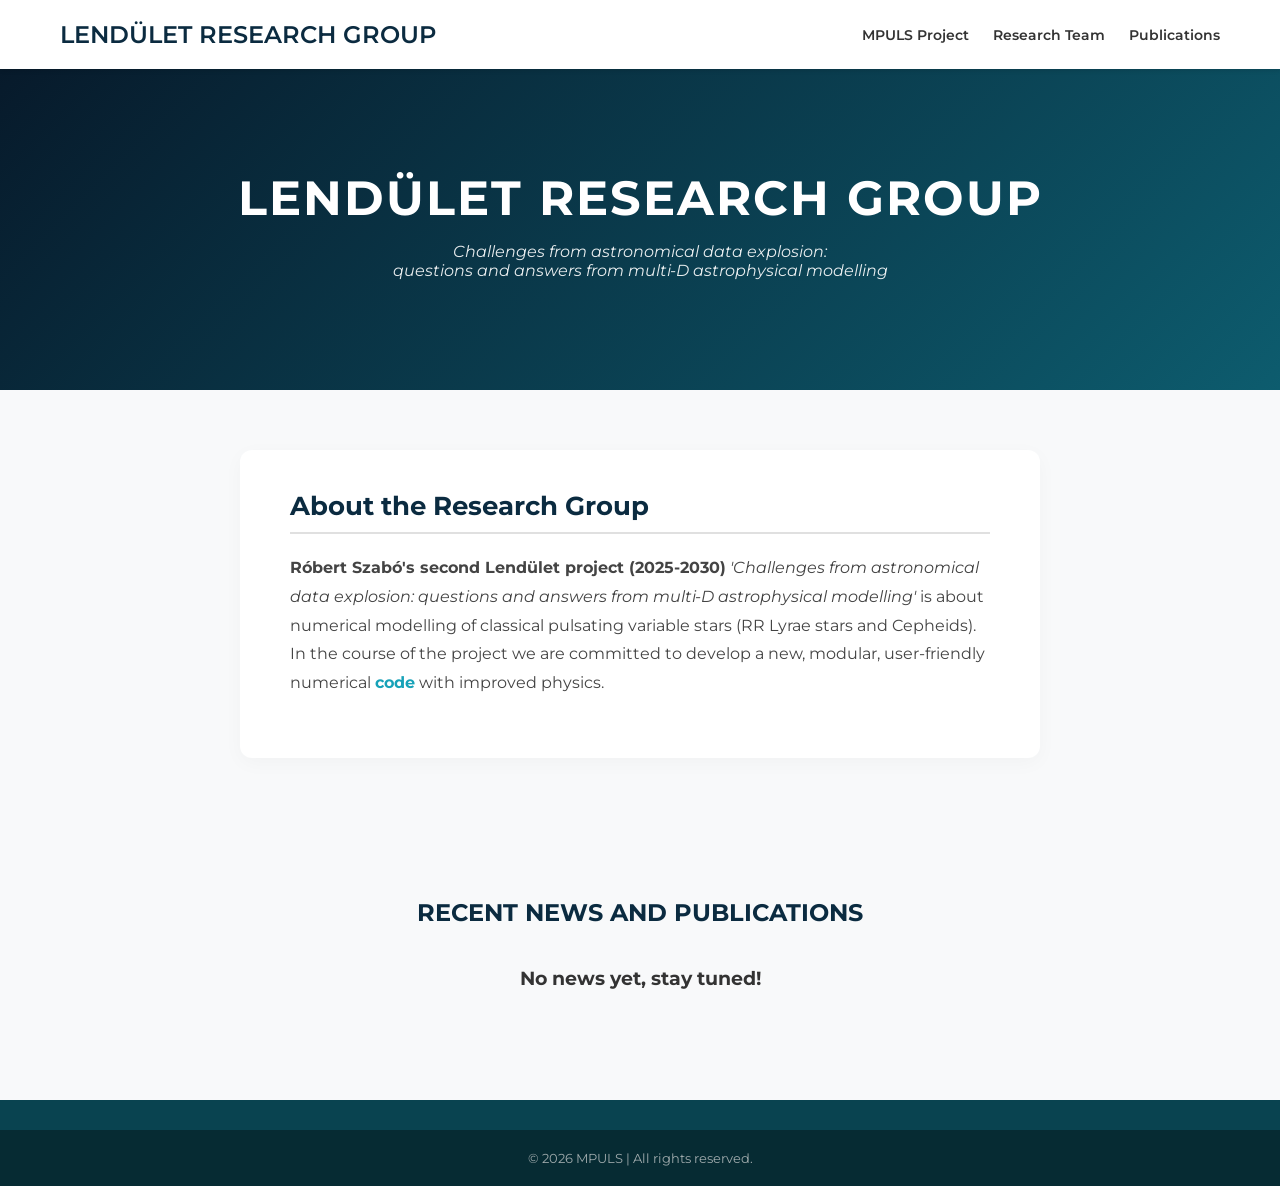
<file: index.html>
<!DOCTYPE html>
<html lang="hu">
<head>
    <meta charset="UTF-8">
    <meta name="viewport" content="width=device-width, initial-scale=1.0">
    <title>LENDÜLET RESEARCH GROUP</title>
    <link href="https://fonts.googleapis.com/css2?family=Montserrat:wght@400;600;800&display=swap" rel="stylesheet">
    <link rel="stylesheet" href="https://cdnjs.cloudflare.com/ajax/libs/font-awesome/6.4.0/css/all.min.css">
    <link rel="stylesheet" href="style.css">
    <link rel="icon" type="image/gif" href=""/>
</head>
<body>

    <nav>
        <div class="container">
            <div class="logo">
            <a href="index.html" style="text-decoration: none; color: inherit; display: flex; align-items: center; gap: 10px;">
                LENDÜLET RESEARCH GROUP
            </a>
            </div>
            <div class="menu">
                <a href="mpuls.html">MPULS Project</a>
                <a href="team.html">Research Team</a>
                <a href="publications.html">Publications</a>
                
            </div>
        </div>
    </nav>

    <header class="hero">
        <div class="container">
            <h1>LENDÜLET RESEARCH GROUP</h1>
            <p><i>Challenges from astronomical data explosion: <br> questions and answers from multi-D astrophysical modelling</i></p>
        </div>
    </header>

    <div class="container">
        <section class="about-section" style="padding: 60px 0;">
            <div class="about-content" style="max-width: 800px; margin: 0 auto; text-align: left;">
                <h2>About the Research Group</h2>
                <p><strong>Róbert Szabó's second Lendület project (2025-2030)</strong> <i> 'Challenges from astronomical data explosion: questions and answers from multi-D astrophysical modelling' </i> is about numerical modelling of classical pulsating variable stars (RR Lyrae stars and Cepheids). In the course of the project we are committed to develop a new, modular, user-friendly numerical <strong><a href="mpuls.html" style="color: #17a2b8; text-decoration:none;">code</a></strong> with improved physics.</p>
            </div>
        </section>
    </div>

    <div class="container">
        <section class="news-section">
            <h2>RECENT NEWS AND PUBLICATIONS</h2>
            <div class="news-grid">
                
                <!---<a href="publications.html" class="news-item">
                    <div class="news-date">
                        <span class="month">MAR</span>
                        <span class="day">11</span>
                    </div>
                    <div class="news-content">
                        <div class="news-category">PUBLICATION</div>
                        <h4>Title</h4>
                        <p>...</p>
                        <span class="read-more">Read more <i class="fa-solid fa-arrow-right"></i></span>
                    </div>
                </a>

                <a href="publications.html" class="news-item">
                    <div class="news-date">
                        <span class="month">FEB</span>
                        <span class="day">24</span>
                    </div>
                    <div class="news-content">
                        <div class="news-category">UPDATE</div>
                        <h4>Title</h4>
                        <p>...</p>
                        <span class="read-more">Read more <i class="fa-solid fa-arrow-right"></i></span>
                    </div>
                </a>

                <a href="team.html" class="news-item">
                    <div class="news-date">
                        <span class="month">JAN</span>
                        <span class="day">15</span>
                    </div>
                    <div class="news-content">
                        <div class="news-category">TEAM</div>
                        <h4>Title</h4>
                        <p>...</p>
                        <span class="read-more">Read more <i class="fa-solid fa-arrow-right"></i></span>
                    </div>
                </a>--->
                <h3>No news yet, stay tuned!</h3>

            </div>
        </section>
    </div>
    
    <footer class="site-footer">
        <div class="footer-bottom">
            <div class="container">
                <p>&copy; 2026 MPULS | All rights reserved.</p>
            </div>
        </div>
    </footer>

</body>
</html>
</file>
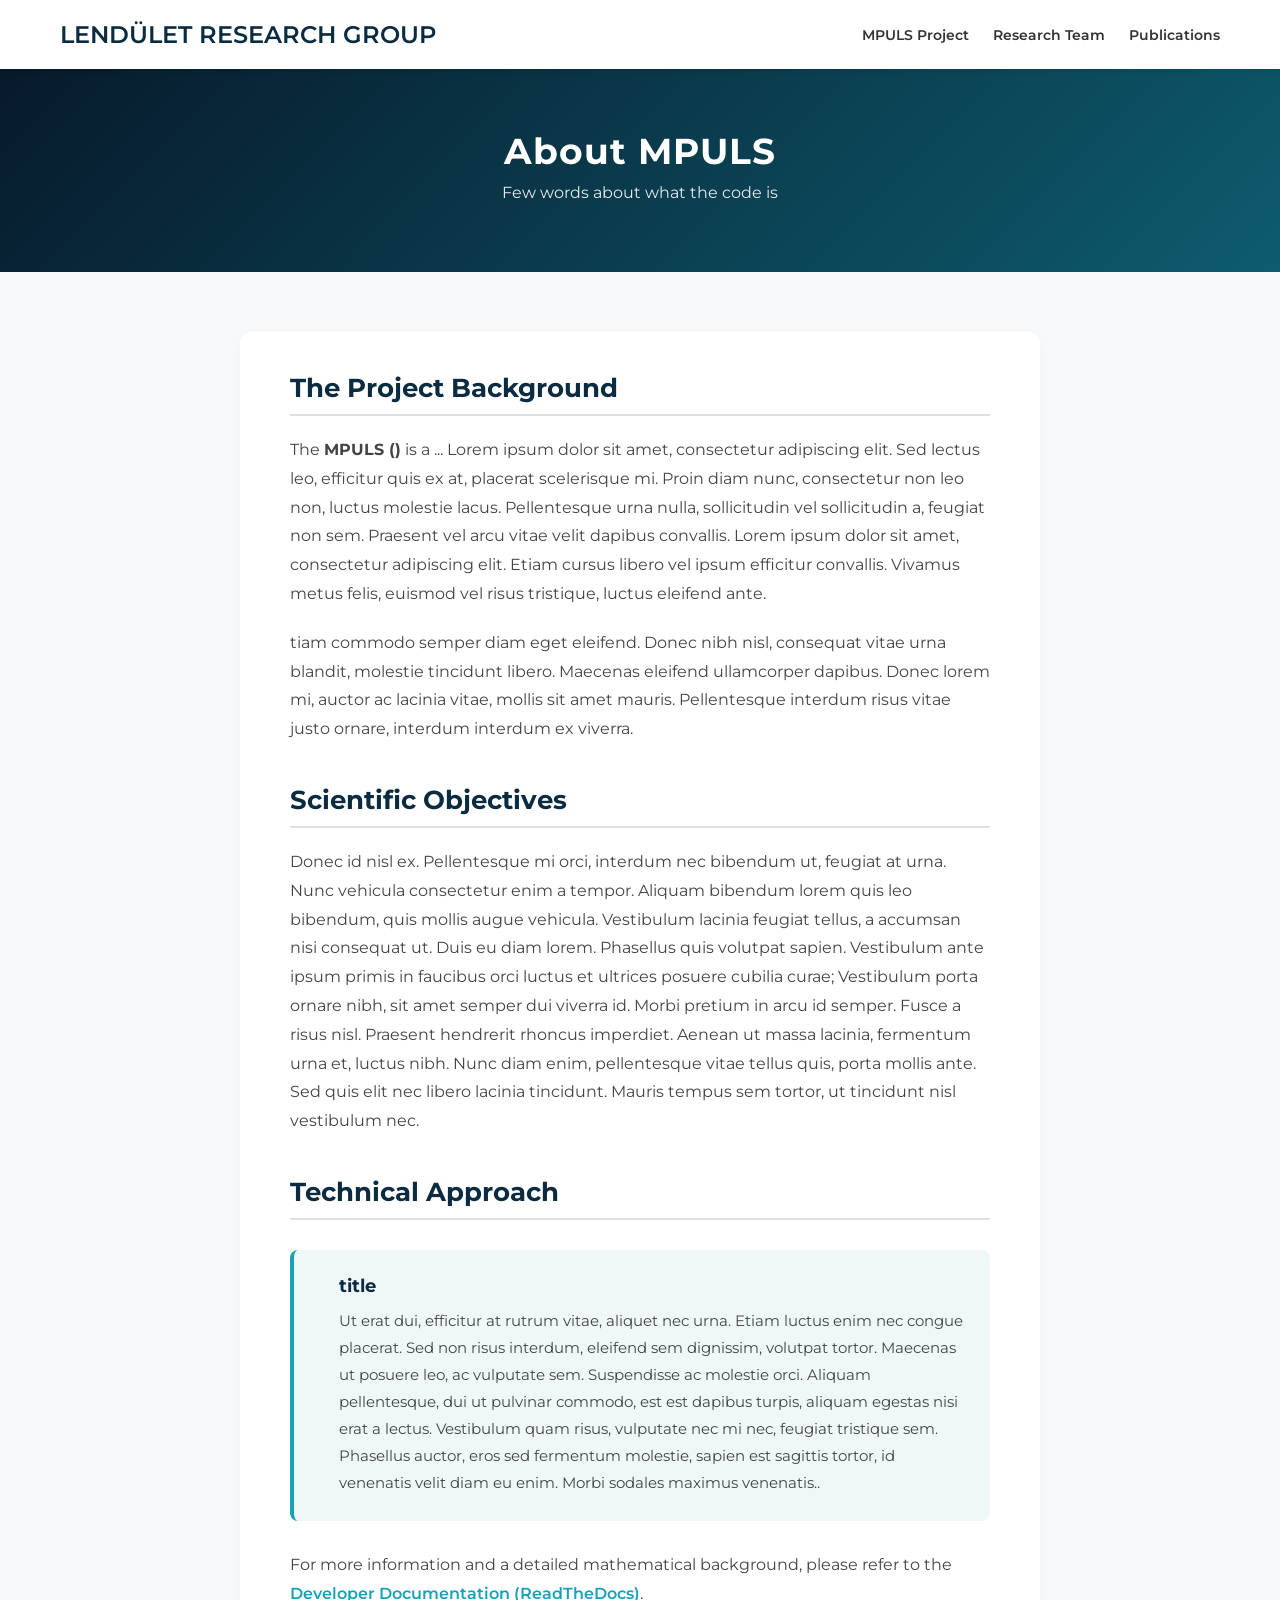
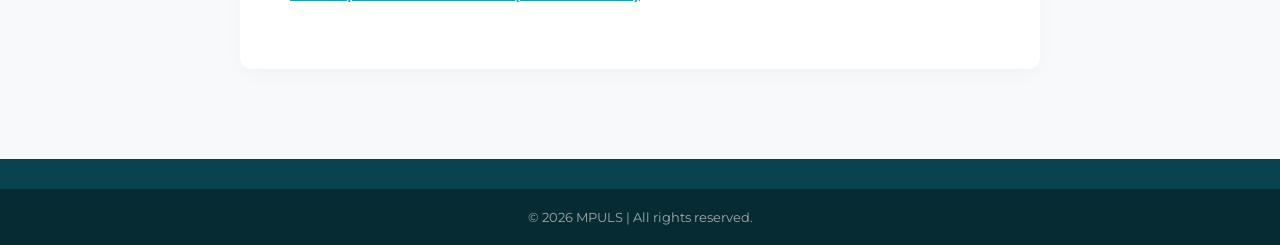
<file: about.html>
<!DOCTYPE html>
<html lang="hu">
<head>
    <meta charset="UTF-8">
    <meta name="viewport" content="width=device-width, initial-scale=1.0">
    <title>About | MPULS </title>
    <link href="https://fonts.googleapis.com/css2?family=Montserrat:wght@400;600;800&display=swap" rel="stylesheet">
    <link rel="stylesheet" href="https://cdnjs.cloudflare.com/ajax/libs/font-awesome/6.4.0/css/all.min.css">
    <link rel="stylesheet" href="style.css">
</head>
<body>

    <nav>
        <div class="container">
            <div class="logo">
            <a href="index.html" style="text-decoration: none; color: inherit; display: flex; align-items: center; gap: 10px;">
                LENDÜLET RESEARCH GROUP
            </a>
            </div>
            <div class="menu">
                <a href="mpuls.html">MPULS Project</a>
                <a href="team.html">Research Team</a>
                <a href="publications.html">Publications</a>
                
            </div>
        </div>
    </nav>

    <header class="page-header">
        <div class="container">
            <h1>About MPULS</h1>
            <p>Few words about what the code is</p>
        </div>
    </header>

    <section class="about-section container">
        
        <div class="about-content">
            <h2>The Project Background</h2>
            <p>The <strong>MPULS ()</strong> is a ... Lorem ipsum dolor sit amet, consectetur adipiscing elit. Sed lectus leo, efficitur quis ex at, placerat scelerisque mi. Proin diam nunc, consectetur non leo non, luctus molestie lacus. Pellentesque urna nulla, sollicitudin vel sollicitudin a, feugiat non sem. Praesent vel arcu vitae velit dapibus convallis. Lorem ipsum dolor sit amet, consectetur adipiscing elit. Etiam cursus libero vel ipsum efficitur convallis. Vivamus metus felis, euismod vel risus tristique, luctus eleifend ante. </p>

            <p>tiam commodo semper diam eget eleifend. Donec nibh nisl, consequat vitae urna blandit, molestie tincidunt libero. Maecenas eleifend ullamcorper dapibus. Donec lorem mi, auctor ac lacinia vitae, mollis sit amet mauris. Pellentesque interdum risus vitae justo ornare, interdum interdum ex viverra. </p>
            <h2>Scientific Objectives</h2>
            <p>Donec id nisl ex. Pellentesque mi orci, interdum nec bibendum ut, feugiat at urna. Nunc vehicula consectetur enim a tempor. Aliquam bibendum lorem quis leo bibendum, quis mollis augue vehicula. Vestibulum lacinia feugiat tellus, a accumsan nisi consequat ut. Duis eu diam lorem. Phasellus quis volutpat sapien. Vestibulum ante ipsum primis in faucibus orci luctus et ultrices posuere cubilia curae; Vestibulum porta ornare nibh, sit amet semper dui viverra id. Morbi pretium in arcu id semper. Fusce a risus nisl. Praesent hendrerit rhoncus imperdiet. Aenean ut massa lacinia, fermentum urna et, luctus nibh. Nunc diam enim, pellentesque vitae tellus quis, porta mollis ante. Sed quis elit nec libero lacinia tincidunt. Mauris tempus sem tortor, ut tincidunt nisl vestibulum nec.</p>

            <h2>Technical Approach</h2>
            <div class="tech-box">
                <i class="fa-brands tech-icon"></i>
                <div>
                    <h4>title</h4>
                    <p>Ut erat dui, efficitur at rutrum vitae, aliquet nec urna. Etiam luctus enim nec congue placerat. Sed non risus interdum, eleifend sem dignissim, volutpat tortor. Maecenas ut posuere leo, ac vulputate sem. Suspendisse ac molestie orci. Aliquam pellentesque, dui ut pulvinar commodo, est est dapibus turpis, aliquam egestas nisi erat a lectus. Vestibulum quam risus, vulputate nec mi nec, feugiat tristique sem. Phasellus auctor, eros sed fermentum molestie, sapien est sagittis tortor, id venenatis velit diam eu enim. Morbi sodales maximus venenatis..</p>
                </div>
            </div>

            <p>For more information and a detailed mathematical background, please refer to the <a href="#" style="color: #17a2b8; font-weight: 600;">Developer Documentation (ReadTheDocs)</a>.</p>
        </div>

    </section>

    <footer class="site-footer">
        <div class="footer-bottom">
            <div class="container">
                <p>&copy; 2026 MPULS | All rights reserved.</p>
            </div>
        </div>
    </footer>

</body>
</html>
</file>
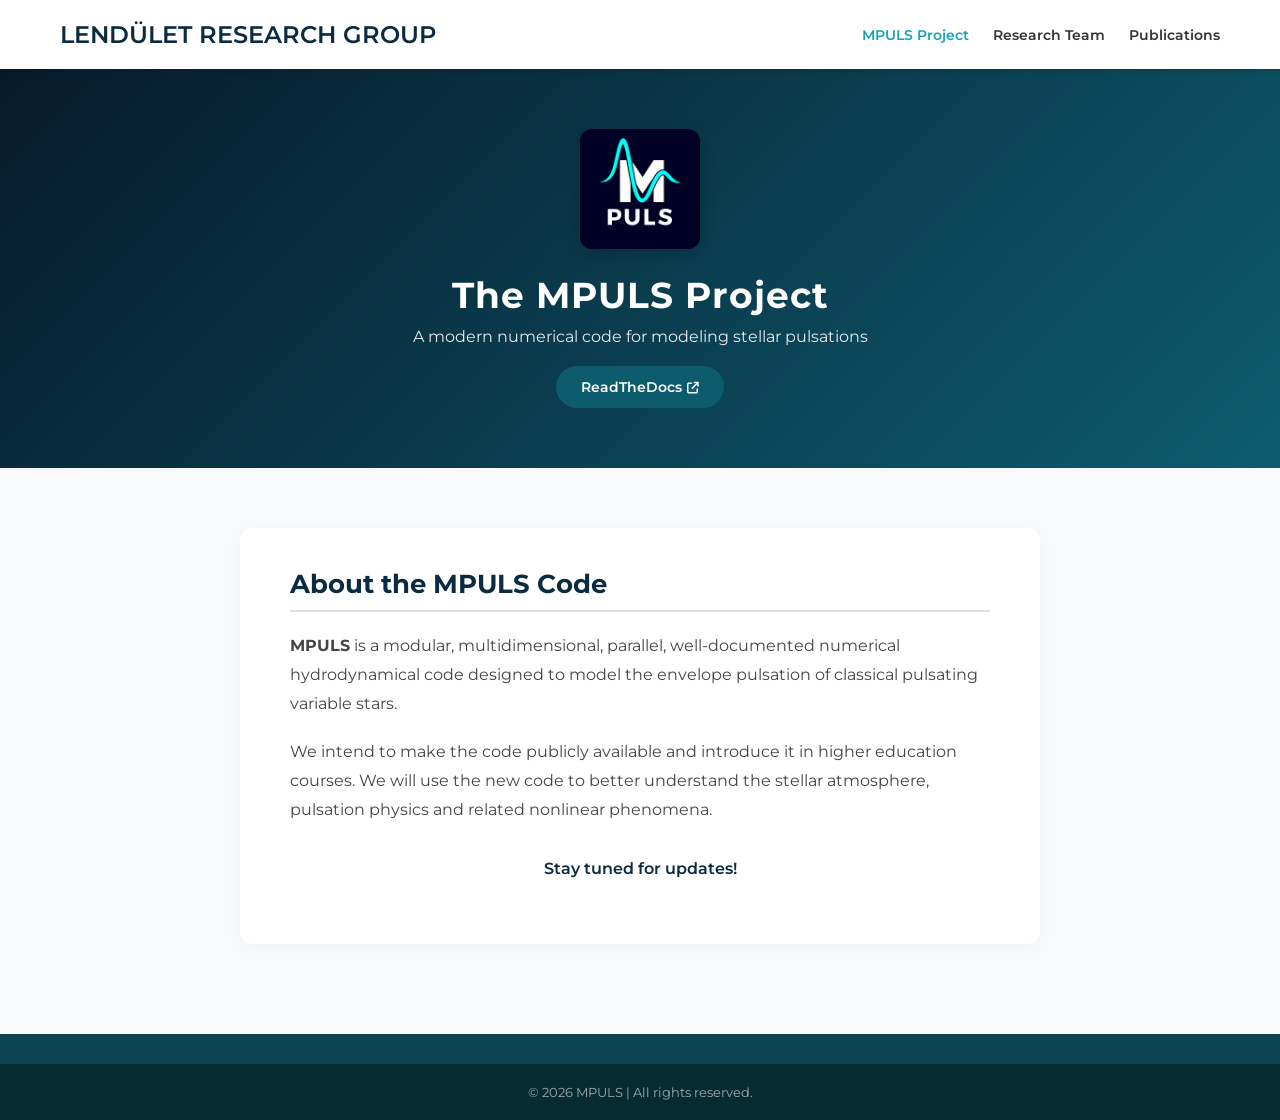
<file: mpuls.html>
<!DOCTYPE html>
<html lang="hu">
<head>
    <meta charset="UTF-8">
    <meta name="viewport" content="width=device-width, initial-scale=1.0">
    <title>MPULS | Lendület</title>
    <link href="https://fonts.googleapis.com/css2?family=Montserrat:wght@400;600;800&display=swap" rel="stylesheet">
    <link rel="stylesheet" href="https://cdnjs.cloudflare.com/ajax/libs/font-awesome/6.4.0/css/all.min.css">
    <link rel="stylesheet" href="style.css">
    <link rel="icon" type="image/gif" href=""/>
</head>
<body>

    <nav>
        <div class="container">
            <div class="logo">
            <a href="/" style="text-decoration: none; color: inherit; display: flex; align-items: center; gap: 10px;">
                
                LENDÜLET RESEARCH GROUP
            </a>
            </div>
            <div class="menu">
                <a href="mpuls" style="color: #17a2b8;">MPULS Project</a>
                <a href="team">Research Team</a>
                <a href="publications">Publications</a>
                
            </div>
        </div>
    </nav>
    <header class="page-header">
        <div class="container">
            <img src="images/logo-mpuls.png" alt="MPULS Logo" style="width: 120px; height: auto; margin-bottom: 20px; border-radius: 12px; box-shadow: 0 4px 15px rgba(0,0,0,0.2);">
            
            <h1>The MPULS Project</h1>
            <p>A modern numerical code for modeling stellar pulsations</p>

            <div style="margin-top: 20px;">
                <a href="#" class="btn btn-secondary">ReadTheDocs<i class="fa-solid fa-arrow-up-right-from-square" style="font-size: 12px; margin-left:5px;"></i></a>
            </div>
        </div>
    </header>

    <section class="about-section container" style="padding: 60px 0;">
        <div class="about-content">
            <h2>About the MPULS Code</h2>
            <p><strong>MPULS</strong> is a modular, multidimensional, parallel, well-documented numerical hydrodynamical code designed to model the envelope pulsation of classical pulsating variable stars.</p>
            
            <p>We intend to make the code publicly available and introduce it in higher education courses. We will use the new code to better understand the stellar atmosphere, pulsation physics and related nonlinear phenomena.</p>
            
            <p style="color: #0B2B40; font-weight: 600; text-align: center; margin-top: 30px;">Stay tuned for updates!</p>
        </div>
    </section>

    <footer class="site-footer">
        <div class="footer-bottom">
            <div class="container">
                <p>&copy; 2026 MPULS | All rights reserved.</p>
            </div>
        </div>
    </footer>

</body>
</html>
</file>
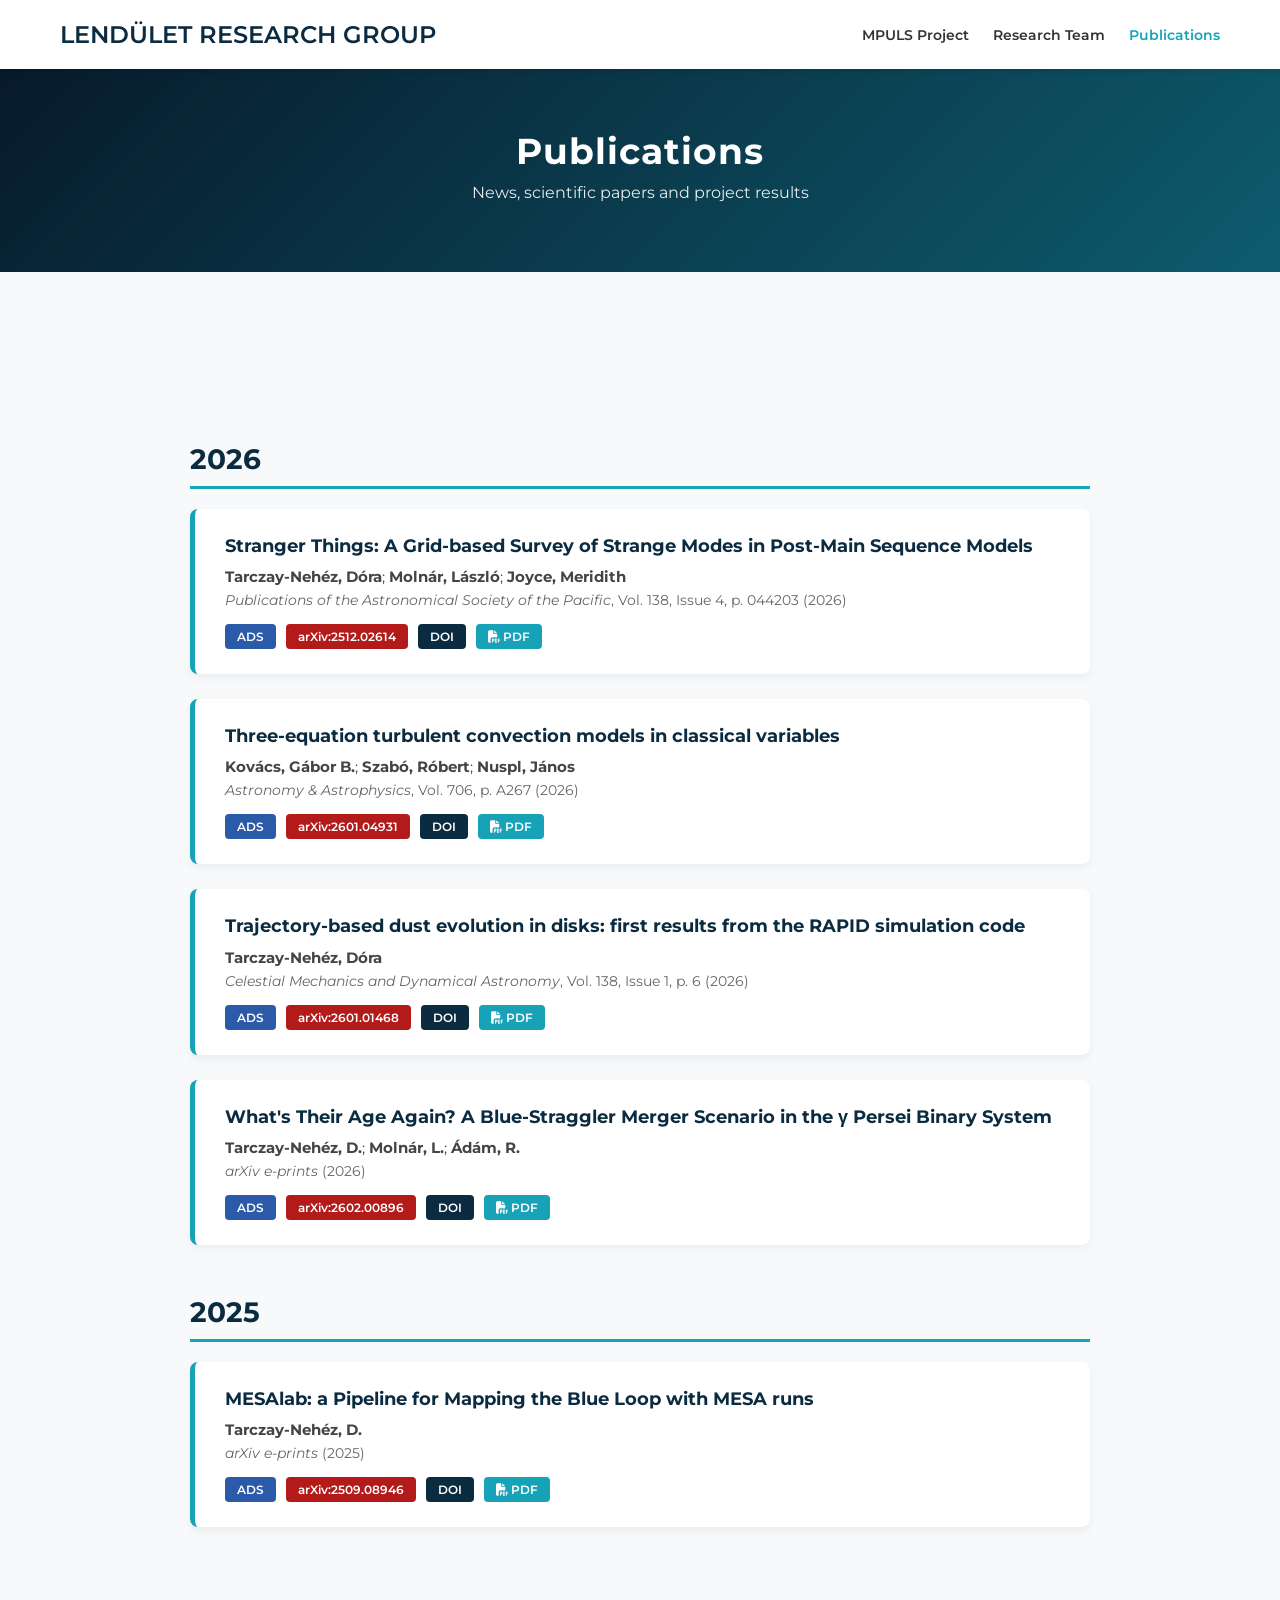
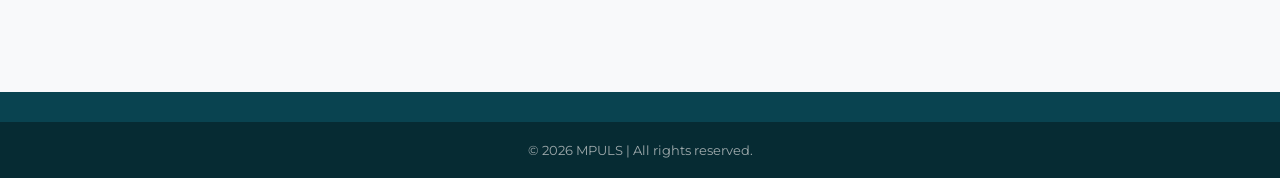
<file: publications.html>
<!DOCTYPE html>
<html lang="hu">
<head>
    <meta charset="UTF-8">
    <meta name="viewport" content="width=device-width, initial-scale=1.0">
    <title>Publications | Lendület</title>
    <link href="https://fonts.googleapis.com/css2?family=Montserrat:wght@400;600;800&display=swap" rel="stylesheet">
    <link rel="stylesheet" href="https://cdnjs.cloudflare.com/ajax/libs/font-awesome/6.4.0/css/all.min.css">
    <link rel="stylesheet" href="style.css">
</head>
<body>

    <nav>
        <div class="container">
            <div class="logo">
            <a href="/" style="text-decoration: none; color: inherit; display: flex; align-items: center; gap: 10px;">
                LENDÜLET RESEARCH GROUP
            </a>
            </div>
            <div class="menu">
                <a href="mpuls">MPULS Project</a>
                <a href="team">Research Team</a>
                <a href="publications" style="color: #17a2b8;">Publications</a>
            </div>
        </div>
    </nav>

    <header class="page-header">
        <div class="container">
            <h1>Publications</h1>
            <p>News, scientific papers and project results</p>
        </div>
    </header>
    
    <section class="publications-section container" style="margin-top: 60px; margin-bottom: 80px;">
        
        <h2 class="pub-year-header">2026</h2>
        
        <div class="pub-card">
            <h3 class="pub-title">Stranger Things: A Grid-based Survey of Strange Modes in Post-Main Sequence Models</h3>
            <p class="pub-authors"><strong>Tarczay-Nehéz, Dóra</strong>; <strong>Molnár, László</strong>; <strong>Joyce, Meridith</strong></p>
            <p class="pub-journal"><em>Publications of the Astronomical Society of the Pacific</em>, Vol. 138, Issue 4, p. 044203 (2026)</p>
            <div class="pub-links">
                <a href="https://ui.adsabs.harvard.edu/abs/2026PASP..138d4203T" target="_blank" class="pub-badge ads">ADS</a>
                <a href="https://arxiv.org/abs/2512.02614" target="_blank" class="pub-badge arxiv">arXiv:2512.02614</a>
                <a href="https://doi.org/10.1088/1538-3873/ae50b9" target="_blank" class="pub-badge doi">DOI</a>
                <a href="https://arxiv.org/pdf/2512.02614.pdf" target="_blank" class="pub-badge pdf"><i class="fa-solid fa-file-pdf"></i> PDF</a>
            </div>
        </div>

        <div class="pub-card">
            <h3 class="pub-title">Three-equation turbulent convection models in classical variables</h3>
            <p class="pub-authors"><strong>Kovács, Gábor B.</strong>; <strong>Szabó, Róbert</strong>; <strong>Nuspl, János</strong></p>
            <p class="pub-journal"><em>Astronomy & Astrophysics</em>, Vol. 706, p. A267 (2026)</p>
            <div class="pub-links">
                <a href="https://ui.adsabs.harvard.edu/abs/2026A&A...706A.267K" target="_blank" class="pub-badge ads">ADS</a>
                <a href="https://arxiv.org/abs/2601.04931" target="_blank" class="pub-badge arxiv">arXiv:2601.04931</a>
                <a href="https://doi.org/10.1051/0004-6361/202557008" target="_blank" class="pub-badge doi">DOI</a>
                <a href="https://arxiv.org/pdf/2601.04931.pdf" target="_blank" class="pub-badge pdf"><i class="fa-solid fa-file-pdf"></i> PDF</a>
            </div>
        </div>

        <div class="pub-card">
            <h3 class="pub-title">Trajectory-based dust evolution in disks: first results from the RAPID simulation code</h3>
            <p class="pub-authors"><strong>Tarczay-Nehéz, Dóra</strong></p>
            <p class="pub-journal"><em>Celestial Mechanics and Dynamical Astronomy</em>, Vol. 138, Issue 1, p. 6 (2026)</p>
            <div class="pub-links">
                <a href="https://ui.adsabs.harvard.edu/abs/2026CeMDA.138....6T" target="_blank" class="pub-badge ads">ADS</a>
                <a href="https://arxiv.org/abs/2601.01468" target="_blank" class="pub-badge arxiv">arXiv:2601.01468</a>
                <a href="https://doi.org/10.1007/s10569-026-10278-2" target="_blank" class="pub-badge doi">DOI</a>
                <a href="https://arxiv.org/pdf/2601.01468.pdf" target="_blank" class="pub-badge pdf"><i class="fa-solid fa-file-pdf"></i> PDF</a>
            </div>
        </div>

        <div class="pub-card">
            <h3 class="pub-title">What's Their Age Again? A Blue-Straggler Merger Scenario in the &gamma; Persei Binary System</h3>
            <p class="pub-authors"><strong>Tarczay-Nehéz, D.</strong>; <strong>Molnár, L.</strong>; <strong>Ádám, R.</strong></p>
            <p class="pub-journal"><em>arXiv e-prints</em> (2026)</p>
            <div class="pub-links">
                <a href="https://ui.adsabs.harvard.edu/abs/2026arXiv260200896T" target="_blank" class="pub-badge ads">ADS</a>
                <a href="https://arxiv.org/abs/2602.00896" target="_blank" class="pub-badge arxiv">arXiv:2602.00896</a>
                <a href="https://doi.org/10.48550/arXiv.2602.00896" target="_blank" class="pub-badge doi">DOI</a>
                <a href="https://arxiv.org/pdf/2602.00896.pdf" target="_blank" class="pub-badge pdf"><i class="fa-solid fa-file-pdf"></i> PDF</a>
            </div>
        </div>

        <h2 class="pub-year-header">2025</h2>

        <div class="pub-card">
            <h3 class="pub-title">MESAlab: a Pipeline for Mapping the Blue Loop with MESA runs</h3>
            <p class="pub-authors"><strong>Tarczay-Nehéz, D.</strong></p>
            <p class="pub-journal"><em>arXiv e-prints</em> (2025)</p>
            <div class="pub-links">
                <a href="https://ui.adsabs.harvard.edu/abs/2025arXiv250908946T" target="_blank" class="pub-badge ads">ADS</a>
                <a href="https://arxiv.org/abs/2509.08946" target="_blank" class="pub-badge arxiv">arXiv:2509.08946</a>
                <a href="https://doi.org/10.48550/arXiv.2509.08946" target="_blank" class="pub-badge doi">DOI</a>
                <a href="https://arxiv.org/pdf/2509.08946.pdf" target="_blank" class="pub-badge pdf"><i class="fa-solid fa-file-pdf"></i> PDF</a>
            </div>
        </div>

    </section>
   
    <footer class="site-footer">
        <div class="footer-bottom">
            <div class="container">
                <p>&copy; 2026 MPULS | All rights reserved.</p>
            </div>
        </div>
    </footer>

</body>
</html>
</file>
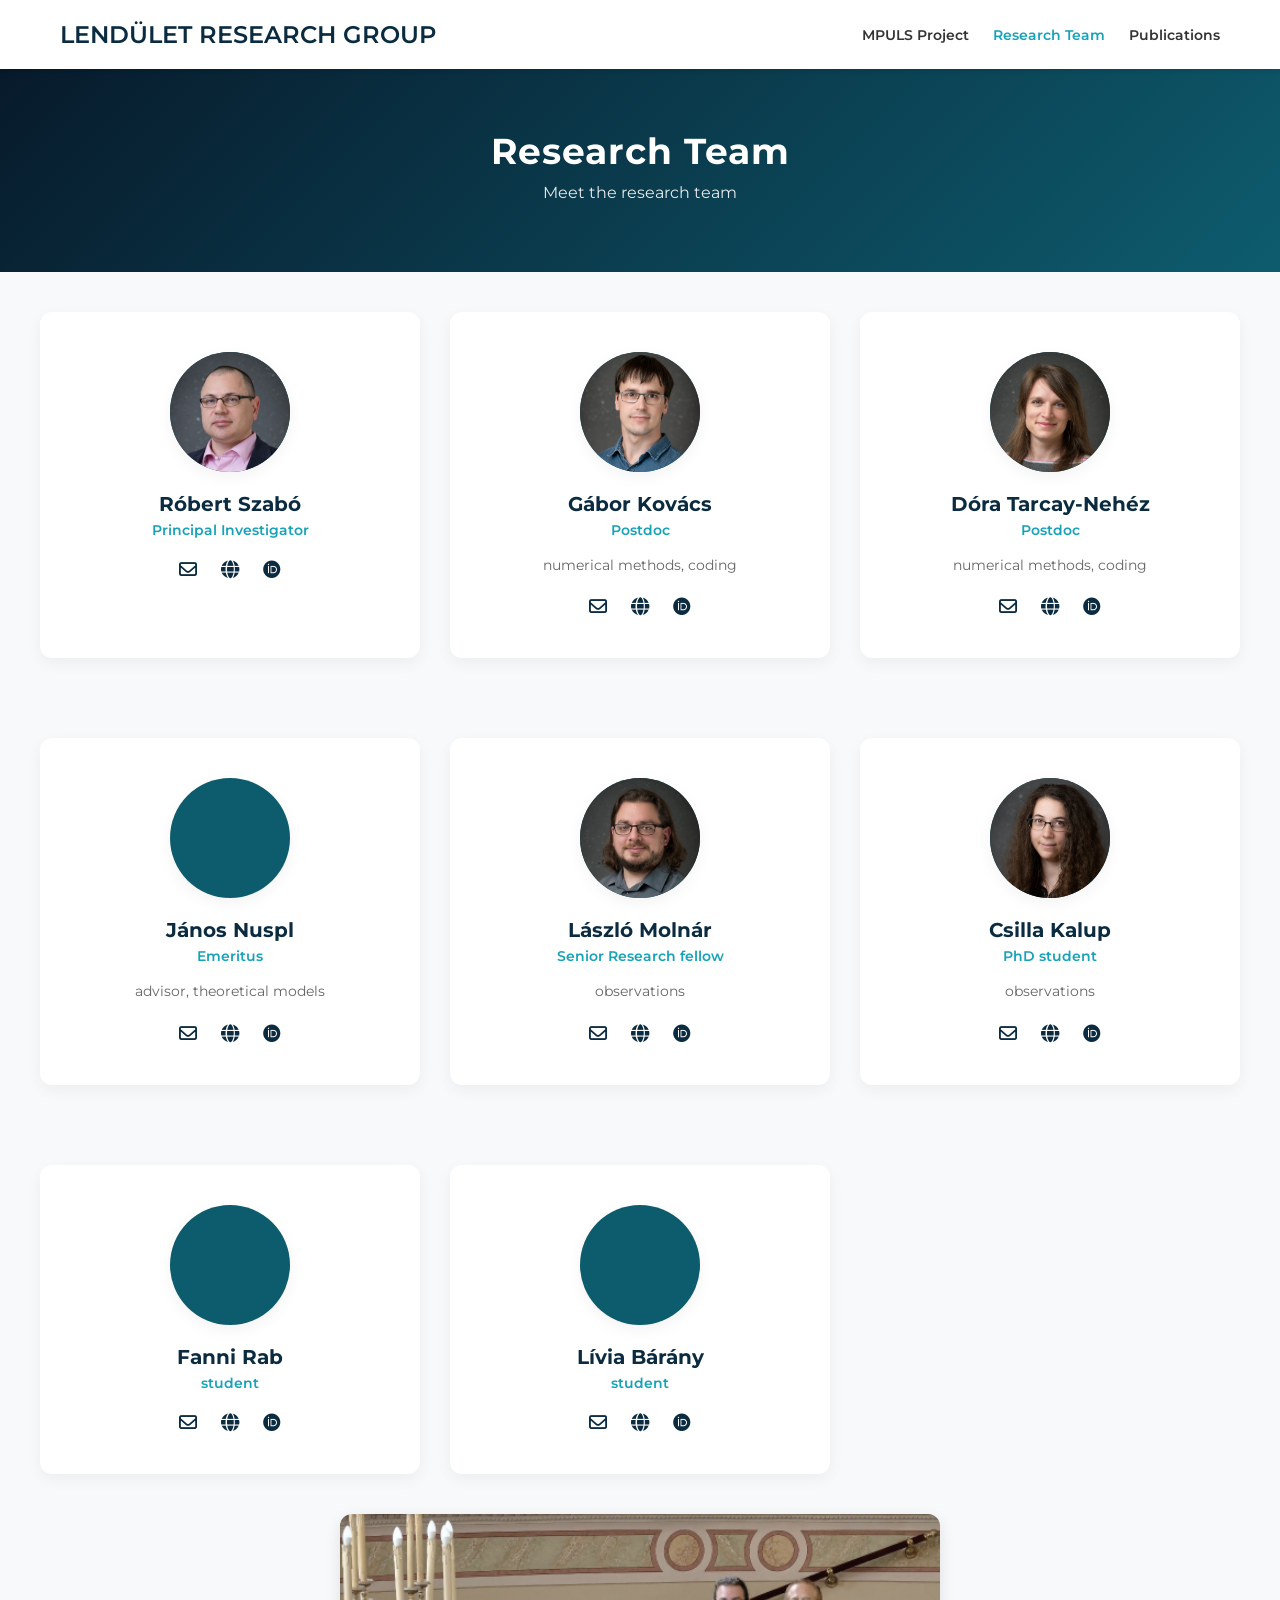
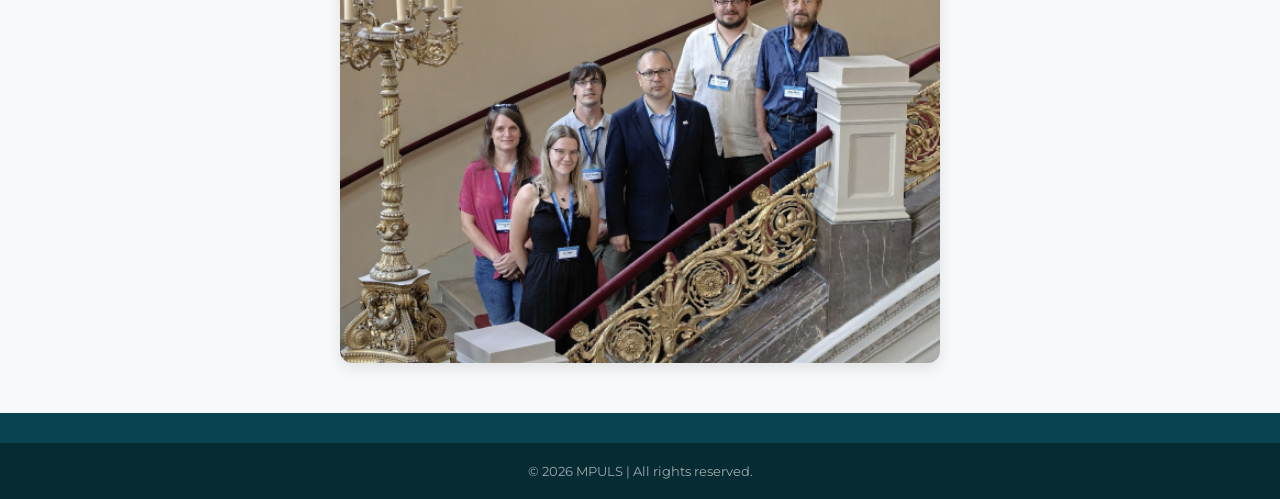
<file: team.html>
<!DOCTYPE html>
<html lang="hu">
<head>
    <meta charset="UTF-8">
    <meta name="viewport" content="width=device-width, initial-scale=1.0">
    <title>Research Team | Lendület</title>
    <link href="https://fonts.googleapis.com/css2?family=Montserrat:wght@400;600;800&display=swap" rel="stylesheet">
    <link rel="stylesheet" href="https://cdnjs.cloudflare.com/ajax/libs/font-awesome/6.4.0/css/all.min.css">
    <link rel="stylesheet" href="style.css">
</head>
<body>

   <nav>
        <div class="container">
            <div class="logo">
            <a href="/" style="text-decoration: none; color: inherit; display: flex; align-items: center; gap: 10px;">
                LENDÜLET RESEARCH GROUP
            </a>
            </div>
            <div class="menu">
                <a href="mpuls">MPULS Project</a>
                <a href="team" style="color: #17a2b8;">Research Team</a>
                <a href="publications">Publications</a>
                
            </div>
        </div>
    </nav>

    <header class="page-header">
        <div class="container">
            <h1>Research Team</h1>
            <p>Meet the research team</p>
        </div>
    </header>

    <section class="team-section container">

         <div class="team-grid">
            
            <div class="team-card">
                <div class="team-img-container">
                    <img src="images/pi-szaborobert.webp" alt="Róbert Szabó" class="team-img">
                </div>
                <h3>Róbert Szabó</h3>
                <div class="role">Principal Investigator</div>
                <p></p>
                <div class="team-social">
                    <a href="#"><i class="fa-regular fa-envelope"></i></a>
                    <a href="#"><i class="fa-solid fa-globe"></i></a>
                    <a href="#"><i class="fa-brands fa-orcid"></i></a>
                </div>
            </div>

            <div class="team-card">
                <div class="team-img-container">
                    <img src="images/pi-kovacsgabor.webp" alt="Gábor Kovács" class="team-img">
                </div>
                <h3>Gábor Kovács</h3>
                <div class="role">Postdoc</div>
                <p>numerical methods, coding</p>
                <div class="team-social">
                    <a href="#"><i class="fa-regular fa-envelope"></i></a>
                    <a href="#"><i class="fa-solid fa-globe"></i></a>
                    <a href="#"><i class="fa-brands fa-orcid"></i></a>
                </div>
            </div>

            <div class="team-card">
                <div class="team-img-container">
                    <img src="images/pi-tarczaynehezdora.webp" alt="Dóra Tarcay-Nehéz" class="team-img">
                </div>
                <h3>Dóra Tarcay-Nehéz</h3>
                <div class="role">Postdoc</div>
                <p>numerical methods, coding</p>
                <div class="team-social">
                    <a href="#"><i class="fa-regular fa-envelope"></i></a>
                    <a href="#"><i class="fa-solid fa-globe"></i></a>
                    <a href="#"><i class="fa-brands fa-orcid"></i></a>
                </div>
            </div>
        </div>
    </section>

    <section class="team-section container">
        <div class="team-grid">
            
            <div class="team-card">
                <div class="team-img-container">
                    <!---<img src="profile-pics/pi-nuspljanos.webp" alt="János Nuspl" class="team-img">--->
                </div>
                <h3>János Nuspl</h3>
                <div class="role">Emeritus</div>
                <p>advisor, theoretical models</p>
                <div class="team-social">
                    <a href="#"><i class="fa-regular fa-envelope"></i></a>
                    <a href="#"><i class="fa-solid fa-globe"></i></a>
                    <a href="#"><i class="fa-brands fa-orcid"></i></a>
                </div>
            </div>

            <div class="team-card">
                <div class="team-img-container">
                    <img src="images/pi-molnarlaszlo.webp" alt="László Molnár" class="team-img">
                </div>
                <h3>László Molnár</h3>
                <div class="role">Senior Research fellow</div>
                <p>observations</p>
                <div class="team-social">
                    <a href="#"><i class="fa-regular fa-envelope"></i></a>
                    <a href="#"><i class="fa-solid fa-globe"></i></a>
                    <a href="#"><i class="fa-brands fa-orcid"></i></a>
                </div>
            </div>

            <div class="team-card">
                <div class="team-img-container">
                    <img src="images/pi-kalupcsilla.webp" alt="Csilla Kalup" class="team-img">
                </div>
                <h3>Csilla Kalup</h3>
                <div class="role">PhD student</div>
                <p>observations</p>
                <div class="team-social">
                    <a href="#"><i class="fa-regular fa-envelope"></i></a>
                    <a href="#"><i class="fa-solid fa-globe"></i></a>
                    <a href="#"><i class="fa-brands fa-orcid"></i></a>
                </div>
            </div>
        </div>
    </section>
     <section class="team-section container">
        <div class="team-grid">
            
            <div class="team-card">
                <div class="team-img-container">
                    <!---<img src="profile-pics/pi-rabfanni.webp" alt="Fanni Rab" class="team-img">--->
                </div>
                <h3>Fanni Rab</h3>
                <div class="role">student</div>
                <p></p>
                <div class="team-social">
                    <a href="#"><i class="fa-regular fa-envelope"></i></a>
                    <a href="#"><i class="fa-solid fa-globe"></i></a>
                    <a href="#"><i class="fa-brands fa-orcid"></i></a>
                </div>
            </div>

            <div class="team-card">
                <div class="team-img-container">
                    <!---<img src="profile-pics/pi-baranylivia.webp" alt="Lívia Bárány" class="team-img">--->
                </div>
                <h3>Lívia Bárány</h3>
                <div class="role">student</div>
                <p></p>
                <div class="team-social">
                    <a href="#"><i class="fa-regular fa-envelope"></i></a>
                    <a href="#"><i class="fa-solid fa-globe"></i></a>
                    <a href="#"><i class="fa-brands fa-orcid"></i></a>
                </div>
            </div>
        </div>
    </section>

    <div class="group-photo-container" style="max-width: 600px; margin: 0 auto 50px auto; border-radius: 12px; overflow: hidden; box-shadow: 0 5px 15px rgba(0,0,0,0.1);">
            <img src="images/group-photo.png" alt="Lendület Research Team" style="width: 100%; height: auto; display: block;">
    </div>

    <footer class="site-footer">
        <div class="footer-bottom">
            <div class="container">
                <p>&copy; 2026 MPULS | All rights reserved.</p>
            </div>
        </div>
    </footer>

</body>
</html>
</file>
<file: style.css>
/* Alap */
        * {
            margin: 0;
            padding: 0;
            box-sizing: border-box;
            font-family: 'Montserrat', sans-serif;
        }
        body {
            background-color: #f8f9fa;
            color: #333;
        }
        .container {
            max-width: 1200px;
            margin: 0 auto;
            padding: 0 20px;
        }

        /* Nav-bar beállítások */
        nav {
            background-color: #fff;
            padding: 20px 0;
            position: sticky; 
            top: 0; 
            z-index: 100;
            box-shadow: 0 2px 4px rgba(0,0,0,0.1);
        }

        nav .container {
            display: flex;
            justify-content: space-between; 
            align-items: center;
            width: 100%; 
        }

        .logo a{
            text-decoration: none;
            color: inherit;
            font-weight: 600;
        }

        .logo {
            font-weight: 800;
            font-size: 24px;
            color: #0B2B40;
            display: flex;
            align-items: center;
            gap: 15px;
        }

        .logo img {
            height: 40px; 
        }

        .menu a {
            text-decoration: none;
            color: #333;
            margin-left: 20px;
            font-weight: 600;
            font-size: 14px;
            transition: color 0.3s;
        }

        .menu a:hover {
            color: #17a2b8;
        }
        nav {
            display: flex;
            justify-content: space-between;
            align-items: center;
            padding: 20px 0;
            background-color: #fff;
            position: sticky;
             z-index: 100;
             box-shadow: 0 2px 4px rgba(0,0,0,0.1);
        }
        

        /* Hero section beállítások */
        .hero {
            background: linear-gradient(135deg, #071a2b 0%, #0d5c6e 100%);
            color: white;
            text-align: center;
            padding: 100px 20px 70px 20px; 
        }
        .hero h1 {
            font-size: 48px;
            margin-bottom: 15px;
            letter-spacing: 2px;
        }
        .hero p {
            font-size: 16px;
            ;
            margin-bottom: 40px;
            font-weight: 400;
            opacity: 0.9;
        }
        .btn {
            text-decoration: none;
            padding: 12px 25px;
            border-radius: 25px;
            font-weight: 600;
            font-size: 14px;
            margin: 10 10px;
            display: inline-block;
            transition: transform 0.2s;
        }
        .btn:hover {
            transform: scale(1.05);
        }
        .btn-primary {
            background-color: #0d5c6e;
            color: white;
        }
        .btn-secondary {
            background-color: #0d5c6e;
            color: white;
        }
        .pillars {
            display: flex;
            justify-content: space-between;
            gap: 30px;
            margin-top: -80px; 
            position: relative;
            z-index: 10;
        }
        .card {
            background: white;
            padding: 40px 30px;
            border-radius: 12px;
            box-shadow: 0 10px 30px rgba(0,0,0,0.1);
            text-align: center;
            flex: 1;
        }
        .card i {
            font-size: 40px;
            color: #17a2b8;
            margin-bottom: 20px;
        }
        .card h3 {
            font-size: 18px;
            margin-bottom: 15px;
            color: #0B2B40;
        }
        .card p {
            font-size: 14px;
            color: #666;
            line-height: 1.6;
        }

        /* News section */
        .news-section {
            padding: 80px 0;
            text-align: center;
        }
        .news-section h2 {
            font-size: 24px;
            color: #0B2B40;
            margin-bottom: 40px;
        }
        
        .news-grid {
            display: grid;
            grid-template-columns: repeat(auto-fit, minmax(300px, 1fr));
            gap: 30px;
        }

        .news-item {
            display: flex;
            background: white;
            border-radius: 8px;
            overflow: hidden;
            text-decoration: none;
            color: inherit;
            box-shadow: 0 5px 15px rgba(0,0,0,0.05);
            transition: transform 0.3s ease;
        }

        .news-item:hover {
            transform: translateY(-5px);
            box-shadow: 0 10px 25px rgba(0,0,0,0.1);
            
        }

        /* A bal oldali dátum blokk */
        .news-date {
            background-color: #071a2b; 
            color: white;
            padding: 20px 15px;
            display: flex;
            flex-direction: column;
            align-items: center;
            justify-content: center;
            min-width: 80px;
        }

        .news-date .month {
            font-size: 14px;
            font-weight: 600;
            letter-spacing: 1px;
            color: #17a2b8;
        }

        .news-date .day {
            font-size: 24px;
            font-weight: 800;
        }

        .news-content {
            padding: 25px;
            display: flex;
            flex-direction: column;
        }

        .news-category {
            font-size: 11px;
            font-weight: 800;
            color: #999;
            letter-spacing: 1px;
            margin-bottom: 8px;
        }

        .news-content h4 {
            font-size: 18px;
            color: #0B2B40;
            margin-bottom: 10px;
            line-height: 1.3;
        }

        .news-content p {
            font-size: 14px;
            color: #666;
            line-height: 1.6;
            margin-bottom: 20px;
            flex-grow: 1; 
        }
        .read-more {
            font-size: 13px;
            font-weight: 600;
            color: #17a2b8;
            display: flex;
            align-items: center;
            gap: 5px;
        }

        .news-item:hover .read-more i {
            transform: translateX(5px); 
            transition: transform 0.3s ease;
        }
        .news-item .img-placeholder {
            width: 80px;
            height: 80px;
            background-color: #0d5c6e;
            border-radius: 6px;
        }
        .news-item h4 {
            font-size: 14px;
            color: #333;
        }
        /* LÁBLÉC */
        .site-footer {
            background-color: #094350; 
            color: #e0e0e0;
            padding: 30px 0 0 0;
            margin-top: 30px;
        }

        .footer-content {
            display: flex;
            justify-content: space-between;
            gap: 40px;
            flex-wrap: wrap; 
            padding-bottom: 40px;
        }

        .footer-column {
            flex: 1;
            min-width: 250px; 
        }

        .footer-column h4 {
            color: #e0e0e0;
            font-size: 18px;
            margin-bottom: 20px;
            position: relative;
            padding-bottom: 10px;
        }

        .footer-column h4::after {
            content: '';
            position: absolute;
            left: 0;
            bottom: 0;
            width: 40px;
            height: 3px;
            background-color: #17a2b8; 
        }
        .footer-column p {
            font-size: 14px;
            line-height: 1.6;
            margin-bottom: 10px;
        }

        .footer-column ul {
            list-style: none; 
        }

        .footer-column ul li {
            margin-bottom: 10px;
        }

        .footer-column a {
            color: #e0e0e0;
            text-decoration: none;
            font-size: 14px;
            transition: color 0.3s;
        }

        .footer-column a:hover {
            color: #17a2b8; 
        }

        .footer-logos {
            margin-top: 20px;
            font-size: 24px;
            color: #e0e0e0;
            opacity: 0.6;
        }

        .social-links {
            margin-top: 15px;
            display: flex;
            gap: 15px;
        }

        .social-links a {
            font-size: 20px;
            color: #e0e0e0;
            opacity: 0.8;
        }

        .social-links a:hover {
            opacity: 1;
            color: #17a2b8;
        }

        /* rights */
        .footer-bottom {
            background-color: #062b33;
            padding: 20px 0;
            text-align: center;
        }

        .footer-bottom p {
            font-size: 13px;
            margin: 0;
            opacity: 0.7;
        }
    /* ALOLDALAK */

        .page-header {
            background: linear-gradient(135deg, #071a2b 0%, #0d5c6e 100%);
            color: white;
            text-align: center;
            padding: 60px 20px;
        }

        .page-header h1 {
            font-size: 36px;
            margin-bottom: 10px;
            letter-spacing: 1px;
        }

        .page-header p {
            font-size: 16px;
            opacity: 0.9;
            margin-top: 10px;
            margin-bottom: 10px;
            
        }

        /* TEAM OLDAL */

        .team-section {
            padding: 40px 0;
        }

        .team-grid {
            display: grid;
            grid-template-columns: repeat(3, 1fr);
            gap: 30px;
        }

        @media (max-width: 900px) {
            .team-grid {
                grid-template-columns: repeat(2, 1fr);
            }
        }

        @media (max-width: 500px) {
            .team-grid {
                grid-template-columns: 1fr;
            }
        }

        .team-card {
            background: white;
            border-radius: 12px;
            padding: 40px 30px;
            text-align: center;
            box-shadow: 0 5px 15px rgba(0,0,0,0.05);
            transition: transform 0.3s ease;
        }

        .team-card:hover {
            transform: translateY(-5px); 
            box-shadow: 0 10px 20px rgba(0,0,0,0.1);
        }

        .team-img-placeholder {
            width: 120px;
            height: 120px;
            border-radius: 50%; 
            background-color: #0d5c6e;
            margin: 0 auto 20px auto;
        }

        .team-img-container {
            width: 120px;
            height: 120px;
            border-radius: 50%;
            background-color: #0d5c6e; 
            margin: 0 auto 20px auto;
            overflow: hidden; 
            display: flex; 
            justify-content: center;
            align-items: center;
            box-shadow: 0 5px 15px rgba(0,0,0,0.05); 
        }

        .team-img {
            width: 100%; 
            height: 100%;
            object-fit: cover; 
            display: block;
        }

        .team-card h3 {
            color: #0B2B40;
            font-size: 20px;
            margin-bottom: 5px;
        }

        .team-card .role {
            color: #17a2b8;
            font-weight: 600;
            font-size: 14px;
            margin-bottom: 15px;
        }

        .team-card p {
            font-size: 14px;
            color: #666;
            line-height: 1.6;
            margin-bottom: 20px;
        }

        .team-social a {
            color: #0B2B40;
            font-size: 18px;
            margin: 0 10px;
            transition: color 0.3s;
        }

        .team-social a:hover {
            color: #17a2b8;
        }
        /* PUBLIKÁCIÓK OLDAL */

        .publications-section {
            padding: 60px 0;
            max-width: 900px; 
            margin: 0 auto;
        }

        .pub-year-header {
            font-size: 28px;
            color: #0B2B40;
            margin: 50px 0 20px 0;
            padding-bottom: 10px;
            border-bottom: 3px solid #17a2b8;
        }

        .pub-card {
            background-color: #fff;
            padding: 25px 30px;
            border-radius: 8px;
            box-shadow: 0 4px 10px rgba(0,0,0,0.05);
            margin-bottom: 25px;
            border-left: 5px solid #17a2b8; 
            transition: transform 0.2s ease, box-shadow 0.2s ease;
        }

        .pub-card:hover {
            transform: translateX(5px); 
            box-shadow: 0 6px 15px rgba(0,0,0,0.1);
        }

        .pub-title {
            font-size: 18px;
            color: #0B2B40;
            margin-bottom: 8px;
            line-height: 1.4;
        }

        .pub-authors {
            font-size: 15px;
            color: #444;
            margin-bottom: 5px;
        }

        .pub-journal {
            font-size: 14px;
            color: #666;
            margin-bottom: 15px;
        }

        .pub-links {
            display: flex;
            gap: 10px;
            flex-wrap: wrap; 
        }

        .pub-badge {
            padding: 5px 12px;
            font-size: 12px;
            font-weight: 600;
            border-radius: 4px;
            text-decoration: none;
            color: white;
            transition: opacity 0.3s;
        }

        .pub-badge:hover {
            opacity: 0.8;
        }

        .pub-badge.ads {
         background-color: #2a5aa8;
        }
        .pub-badge.arxiv {
            background-color: #b31b1b; 
        }

        .pub-badge.doi {
            background-color: #0B2B40; 
        }

        .pub-badge.pdf {
            background-color: #17a2b8;
        }
        /* ABOUT */

        .about-section {
            padding: 60px 0;
        }

        .about-content {
            max-width: 800px; 
            margin: 0 auto;   
            background: #fff;
            padding: 40px 50px;
            border-radius: 12px;
            box-shadow: 0 5px 20px rgba(0,0,0,0.03);
            text-align: left;
        }

        .about-content h2 {
            color: #0B2B40;
            font-size: 26px;
            margin-top: 40px;
            margin-bottom: 20px;
            padding-bottom: 10px;
            border-bottom: 2px solid #e0e0e0;
        }

        .about-content h2:first-of-type {
            margin-top: 0; 
        }

        .about-content p {
            font-size: 16px;
            line-height: 1.8; 
            color: #444;
            margin-bottom: 20px;
        }

        
        .about-list {
            list-style: none;
            margin-bottom: 30px;
        }

        .about-list li {
            font-size: 16px;
            line-height: 1.6;
            color: #444;
            margin-bottom: 15px;
            display: flex;
            align-items: flex-start;
            gap: 15px;
        }

        .about-list li i {
            margin-top: 4px; 
        }

       
        .tech-box {
            display: flex;
            align-items: flex-start;
            gap: 20px;
            background-color: #f0f7f9; 
            padding: 25px;
            border-radius: 8px;
            border-left: 4px solid #17a2b8;
            margin: 30px 0;
        }

        .tech-icon {
            font-size: 40px;
            color: #0B2B40;
        }

        .tech-box h4 {
            color: #0B2B40;
            font-size: 18px;
            margin-bottom: 10px;
        }

        .tech-box p {
            margin-bottom: 0; 
            font-size: 15px;
        }


    /* MOBIL NÉZET */
    @media (max-width: 768px) {
        nav .container {
            flex-direction: column; 
            gap: 15px; 
        }
        
        .menu {
            display: flex;
            flex-wrap: wrap; 
            justify-content: center; 
            gap: 15px; 
        }

        .menu a {
            margin-left: 0; 
        }
    }
</file>
